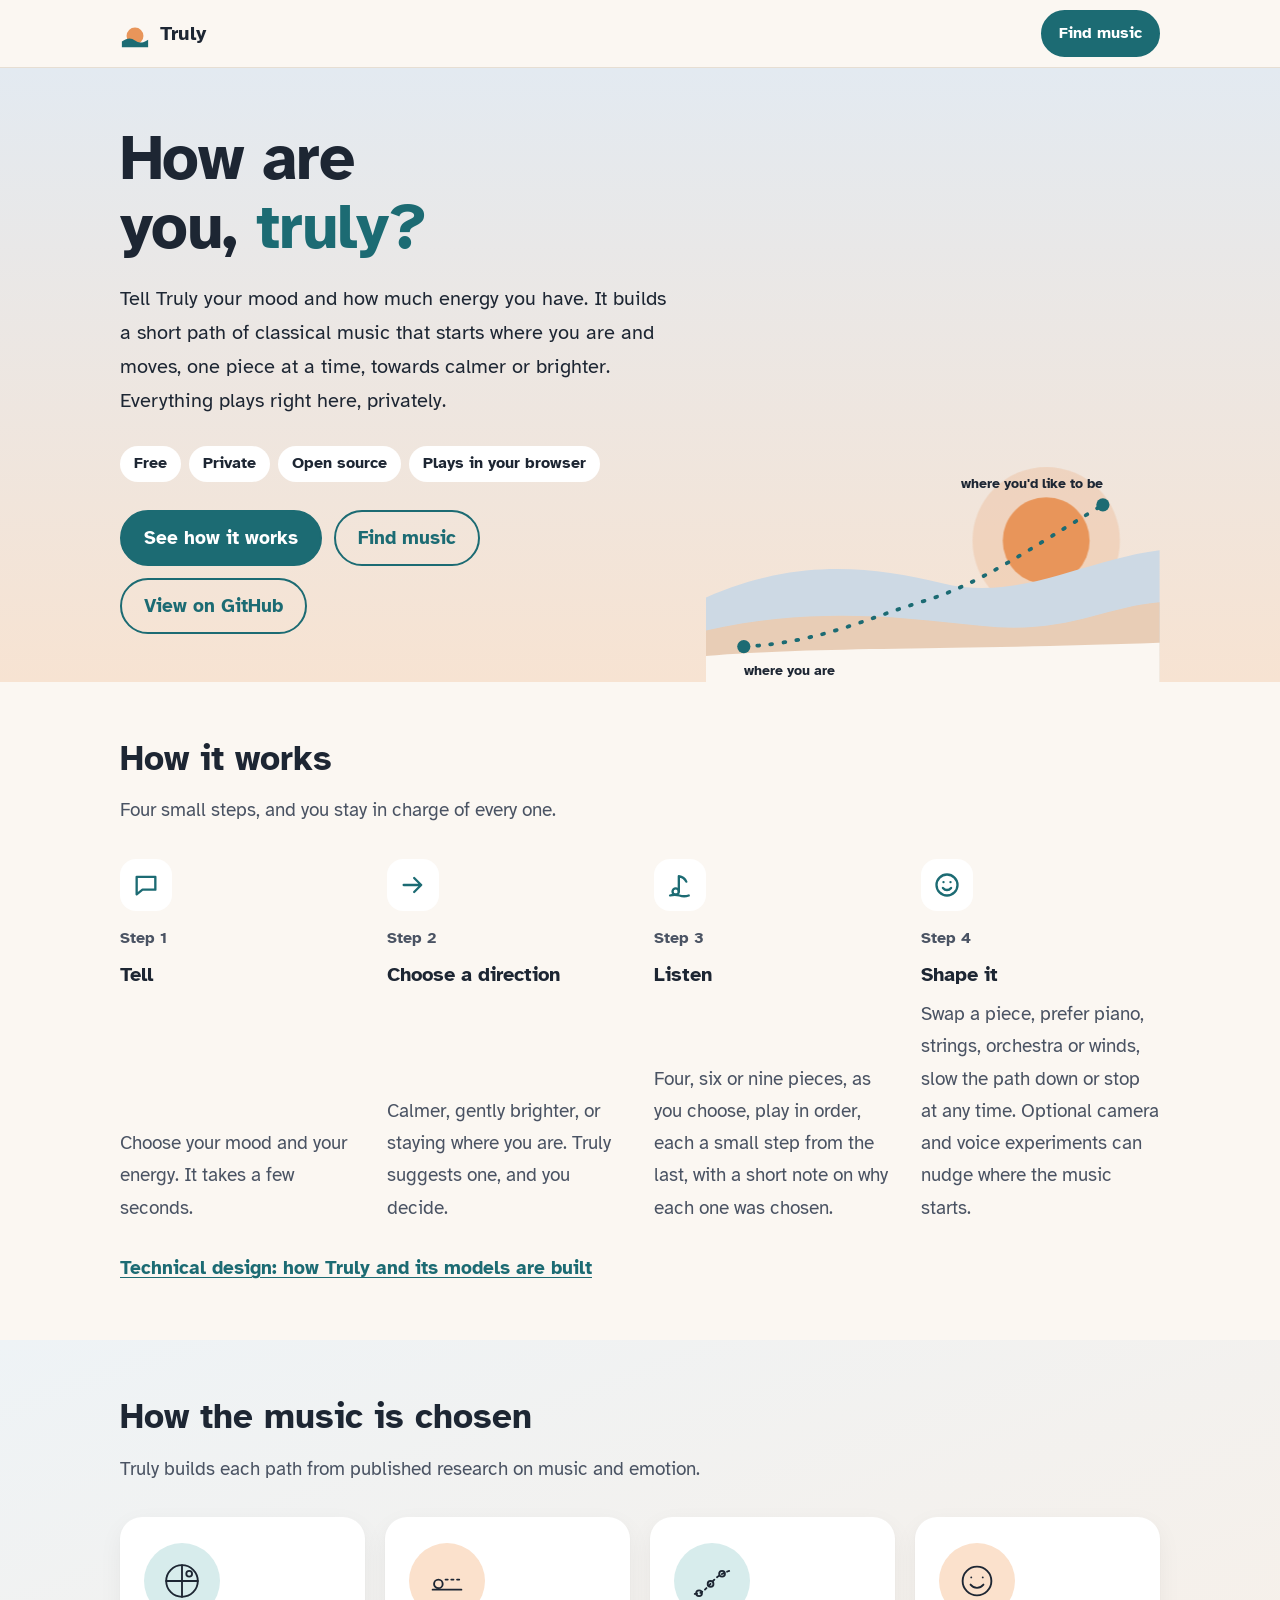
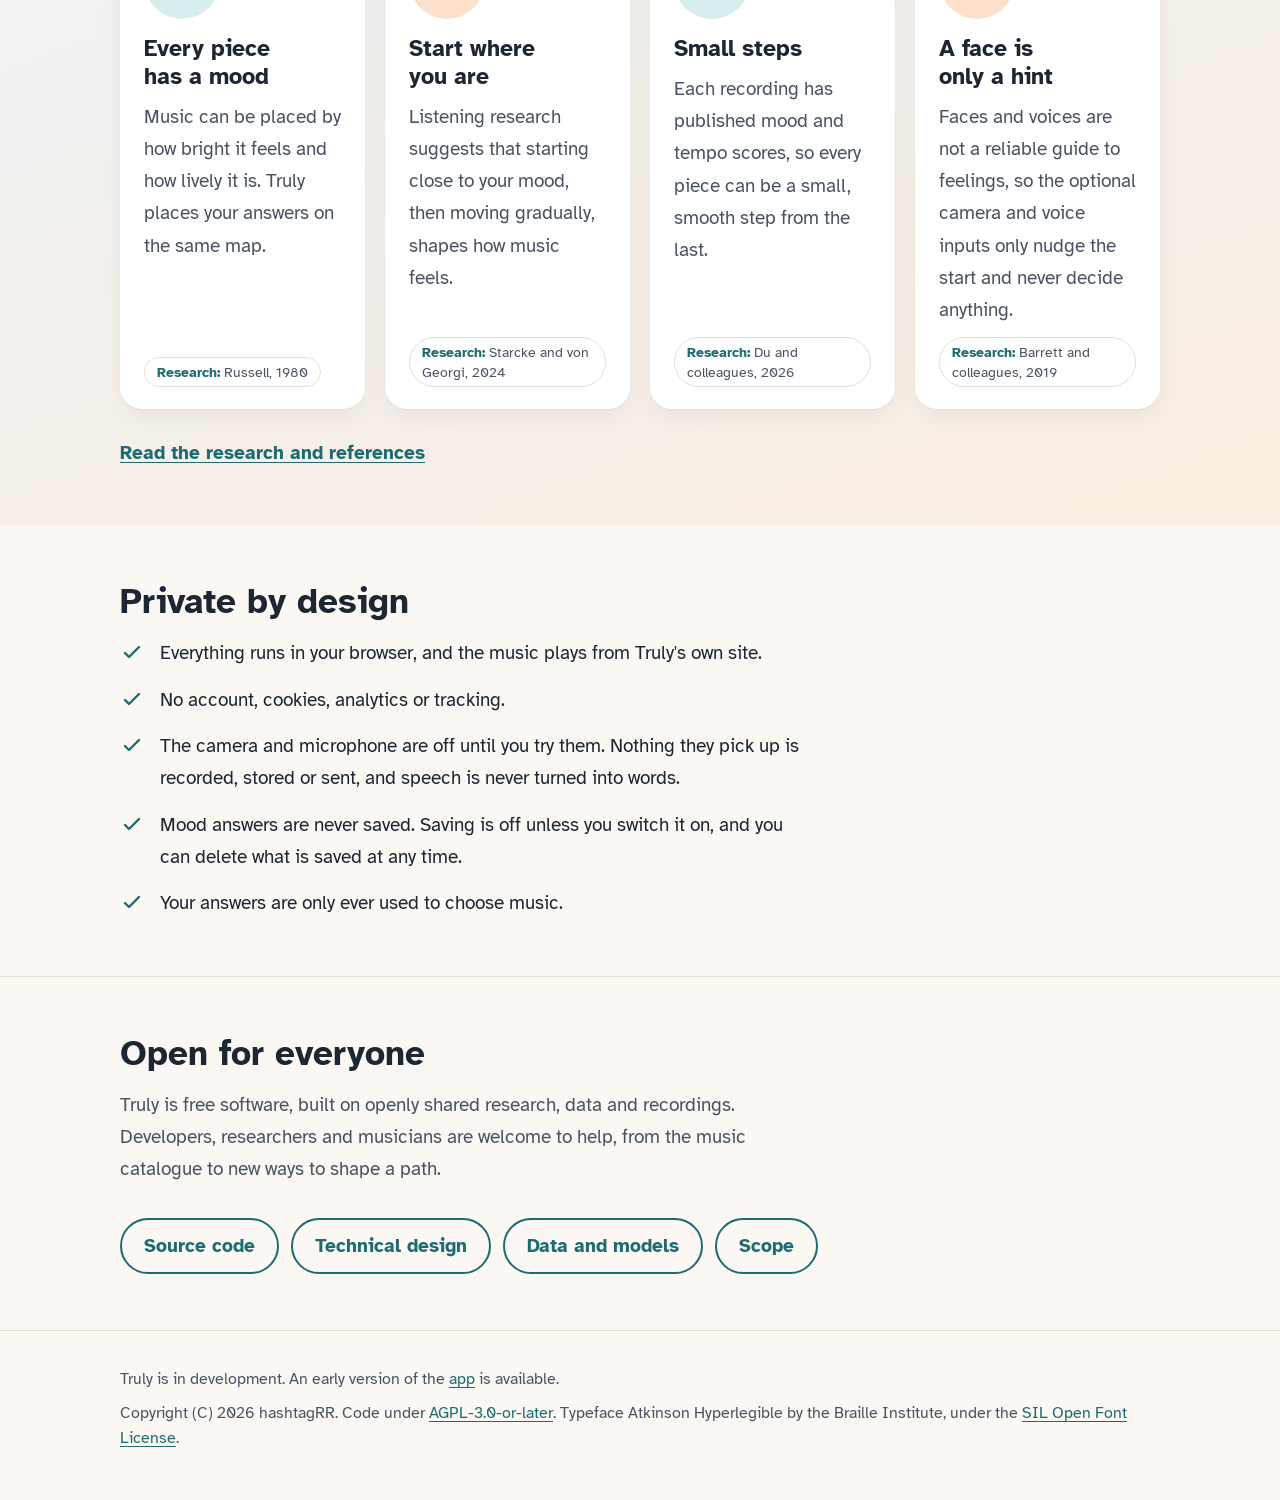
<file: docs/index.html>
<!doctype html>
<!-- SPDX-License-Identifier: AGPL-3.0-or-later -->
<!-- Copyright (C) 2026 hashtagRR -->
<html lang="en">
<head>
<meta charset="utf-8">
<meta name="viewport" content="width=device-width, initial-scale=1, viewport-fit=cover">
<title>Truly</title>
<meta name="description" content="Truly is a free, open source music recommender. Tell it your mood and energy, and it plays a short path of music that starts where you are and moves towards calmer or brighter.">
<link rel="icon" href="data:image/svg+xml,%3Csvg xmlns='http://www.w3.org/2000/svg' viewBox='0 0 32 32'%3E%3Ccircle cx='16' cy='18' r='9' fill='%23e8955a'/%3E%3Cpath d='M2 24c6-4 10-4 14-1s8 3 14-1v8H2z' fill='%231c6b73'/%3E%3C/svg%3E">
<style>
@font-face {
  font-family: "Atkinson Hyperlegible";
  src: url("fonts/atkinson-hyperlegible-latin-400-normal.woff2") format("woff2");
  font-weight: 400;
  font-style: normal;
  font-display: swap;
}
@font-face {
  font-family: "Atkinson Hyperlegible";
  src: url("fonts/atkinson-hyperlegible-latin-700-normal.woff2") format("woff2");
  font-weight: 700;
  font-style: normal;
  font-display: swap;
}

/* Layout: one calm reading column; a dawn sky hero whose path rises from "where you are" to "where you'd like to be"; short sections below. */
:root {
  --page: #fbf7f2;
  --surface: #ffffff;
  --ink: #1d2633;
  --soft-ink: #4a5363;
  --accent: #1c6b73;
  --on-accent: #ffffff;
  --sun: #e8955a;
  --sky-top: #e3eaf1;
  --sky-low: #f7e3d2;
  --hill-far: #cdd9e4;
  --hill-near: #e8cdb6;
  --line: #e6ded3;
  --focus: #b5541c;
  --band-top: #eef3f6;
  --band-low: #fbeee2;
  --tint-teal: #d7ecec;
  --tint-sun: #fbe1cc;
  --chip: #ffffff;
  --font: "Atkinson Hyperlegible", "Verdana", "Segoe UI", system-ui, sans-serif;
}
@media (prefers-color-scheme: dark) {
  :root:not([data-theme="light"]) {
    --page: #131922;
    --surface: #1b2330;
    --ink: #e9edf2;
    --soft-ink: #b4bcc8;
    --accent: #7cc7c4;
    --on-accent: #0f1a1f;
    --sun: #e8a86a;
    --sky-top: #141c2a;
    --sky-low: #3a2f3c;
    --hill-far: #222d42;
    --hill-near: #3a3243;
    --line: #2a3342;
    --focus: #f0b27a;
    --band-top: #172131;
    --band-low: #2a2433;
    --tint-teal: #1e3a3d;
    --tint-sun: #43322a;
    --chip: #131922;
    color-scheme: dark;
  }
}
:root[data-theme="dark"] {
  --page: #131922;
  --surface: #1b2330;
  --ink: #e9edf2;
  --soft-ink: #b4bcc8;
  --accent: #7cc7c4;
  --on-accent: #0f1a1f;
  --sun: #e8a86a;
  --sky-top: #141c2a;
  --sky-low: #3a2f3c;
  --hill-far: #222d42;
  --hill-near: #3a3243;
  --line: #2a3342;
  --focus: #f0b27a;
  --band-top: #172131;
  --band-low: #2a2433;
  --tint-teal: #1e3a3d;
  --tint-sun: #43322a;
  --chip: #131922;
  color-scheme: dark;
}

* { box-sizing: border-box; }
html { -webkit-text-size-adjust: 100%; }
body {
  margin: 0;
  background: var(--page);
  color: var(--ink);
  font-family: var(--font);
  font-size: 1.1875rem;
  line-height: 1.7;
}
a { color: var(--accent); text-underline-offset: 0.18em; }
a:hover { text-decoration-thickness: 2px; }
:focus-visible { outline: 3px solid var(--focus); outline-offset: 3px; border-radius: 6px; }

.gutter {
  padding-left: max(16px, env(safe-area-inset-left, 0px));
  padding-right: max(16px, env(safe-area-inset-right, 0px));
}
.column { max-width: 1040px; margin: 0 auto; }
.read { max-width: 36em; }

.skip {
  position: absolute;
  left: max(16px, env(safe-area-inset-left, 0px));
  top: -60px;
  background: var(--surface);
  color: var(--ink);
  padding: 8px 14px;
  border-radius: 8px;
  z-index: 20;
}
.skip:focus { top: 12px; }

body::before { content: ""; position: fixed; inset: 0 0 auto; height: env(safe-area-inset-top, 0px); z-index: 10; background: var(--page); }
.topbar {
  position: sticky;
  top: env(safe-area-inset-top, 0px);
  z-index: 10;
  background: var(--page);
  border-bottom: 1px solid var(--line);
}
.topbar-inner { display: flex; align-items: center; justify-content: space-between; gap: 10px; padding-block: 10px; }
.topbar-actions { display: flex; gap: 8px; flex-wrap: wrap; justify-content: flex-end; }
.topbar .button { min-height: 44px; padding: 8px 16px; font-size: 1rem; }
.narrow { display: none; }
html { scroll-padding-top: 80px; }

/* Hero */
.hero {
  background: linear-gradient(180deg, var(--sky-top) 0%, var(--sky-low) 100%);
  overflow: hidden;
}
.hero .column { padding-block: 28px 0; }
.brand { display: flex; align-items: center; gap: 10px; font-weight: 700; font-size: 1.25rem; letter-spacing: 0.01em; color: var(--ink); text-decoration: none; }
.brand-mark { width: 30px; height: 30px; flex: none; }
.hero-body { display: grid; grid-template-columns: minmax(0, 1.1fr) minmax(0, 0.9fr); gap: 32px; align-items: end; padding-top: 28px; }
.hero h1 {
  font-size: clamp(2.4rem, 6.2vw, 4rem);
  line-height: 1.08;
  letter-spacing: -0.015em;
  margin: 0 0 20px;
  text-wrap: balance;
}
.hero h1 em { font-style: normal; color: var(--accent); }
.hero p { margin: 0 0 28px; font-size: 1.25rem; color: var(--ink); }
.tags { display: flex; flex-wrap: wrap; gap: 8px; margin: 0 0 28px; padding: 0; list-style: none; }
.tags li { background: var(--surface); border-radius: 999px; padding: 4px 14px; font-size: 1rem; font-weight: 700; }
.actions { display: flex; flex-wrap: wrap; gap: 12px; padding-bottom: 48px; }
.button {
  display: inline-flex;
  align-items: center;
  min-height: 48px;
  padding: 10px 22px;
  border-radius: 999px;
  font-weight: 700;
  text-decoration: none;
  border: 2px solid var(--accent);
}
.button.primary { background: var(--accent); color: var(--on-accent); }
.button.quiet { color: var(--accent); background: transparent; }

.scene { width: 100%; max-width: 100%; height: auto; display: block; }
.scene text { font-family: var(--font); font-size: 15px; font-weight: 700; fill: var(--ink); }
.sun { fill: var(--sun); }
.sun-glow { fill: var(--sun); opacity: 0.22; }
.hill-far { fill: var(--hill-far); }
.hill-near { fill: var(--hill-near); }
.ground { fill: var(--page); }
.path { fill: none; stroke: var(--accent); stroke-width: 4; stroke-linecap: round; stroke-dasharray: 2 12; }
.dot { fill: var(--accent); }
@media (prefers-reduced-motion: no-preference) {
  .rise { animation: rise 3s ease-out 0.3s both; }
  @keyframes rise { from { transform: translateY(46px); } to { transform: translateY(0); } }
}

/* Sections */
main section { padding-block: 56px; }
main section + section { border-top: 1px solid var(--line); }
h2 { font-size: clamp(1.7rem, 3.6vw, 2.2rem); line-height: 1.2; margin: 0 0 14px; text-wrap: balance; }
.intro { color: var(--soft-ink); margin: 0 0 32px; }

.steps { list-style: none; margin: 0; padding: 0; display: grid; grid-template-columns: repeat(auto-fit, minmax(220px, 1fr)); gap: 28px; }
.steps li { display: grid; grid-template-rows: auto auto 1fr; gap: 6px; min-width: 0; }
.step-icon { width: 52px; height: 52px; border-radius: 16px; background: var(--surface); display: grid; place-items: center; margin-bottom: 8px; }
.step-icon svg { width: 28px; height: 28px; stroke: var(--accent); fill: none; stroke-width: 2; stroke-linecap: round; stroke-linejoin: round; }
.steps h3 { font-size: 1.25rem; margin: 0; }
.steps .num { color: var(--soft-ink); font-weight: 700; font-size: 1rem; }
.steps p { margin: 0; color: var(--soft-ink); }

.band { background: linear-gradient(160deg, var(--band-top) 0%, var(--band-low) 100%); }
main section.band { border-top: 0; }
main section.band + section { border-top: 0; }
.findings { list-style: none; margin: 0 0 28px; padding: 0; display: grid; grid-template-columns: repeat(auto-fit, minmax(240px, 1fr)); gap: 20px; }
.finding {
  background: var(--surface);
  border-radius: 22px;
  padding: 26px 24px 22px;
  display: grid;
  grid-template-rows: auto auto 1fr auto;
  gap: 10px;
  min-width: 0;
  box-shadow: 0 1px 2px rgb(0 0 0 / 0.04), 0 8px 24px rgb(0 0 0 / 0.05);
}
.art { width: 76px; height: 76px; border-radius: 50%; display: grid; place-items: center; margin-bottom: 6px; }
.art svg { width: 46px; height: 46px; fill: none; stroke: var(--ink); stroke-width: 2.6; stroke-linecap: round; stroke-linejoin: round; }
.art-teal { background: var(--tint-teal); }
.art-sun { background: var(--tint-sun); }
.finding h3 { font-size: 1.45rem; line-height: 1.2; margin: 0; text-wrap: balance; }
.finding p { margin: 0; color: var(--soft-ink); }
.chip {
  justify-self: start;
  font-style: normal;
  font-size: 0.9rem;
  line-height: 1.4;
  color: var(--soft-ink);
  background: var(--chip);
  border: 1px solid var(--line);
  border-radius: 999px;
  padding: 4px 12px;
}
.chip::before { content: "Research: "; font-weight: 700; color: var(--accent); }
.more { font-weight: 700; }

.promise { display: grid; gap: 14px; margin: 0; padding: 0; list-style: none; }
.promise li { display: grid; grid-template-columns: 28px minmax(0, 1fr); gap: 12px; align-items: start; }
.promise svg { width: 24px; height: 24px; margin-top: 4px; stroke: var(--accent); fill: none; stroke-width: 2.4; stroke-linecap: round; stroke-linejoin: round; }

.open-links { display: flex; flex-wrap: wrap; gap: 12px; }

footer { border-top: 1px solid var(--line); color: var(--soft-ink); font-size: 1rem; line-height: 1.6; }
footer .column { padding-block: 36px 48px; display: grid; gap: 8px; }
footer p { margin: 0; }

@media (max-width: 520px) {
  .wide { display: none; }
  .narrow { display: inline; }
  .topbar .button { padding: 8px 12px; }
}
@media (max-width: 360px) {
  .brand-name { display: none; }
}
@media (max-width: 720px) {
  .hero-body { grid-template-columns: 1fr; padding-top: 32px; gap: 8px; }
  .actions { padding-bottom: 8px; }
  main section { padding-block: 44px; }
}
</style>
</head>
<body>

<a class="skip" href="#main">Skip to main content</a>

<header class="topbar gutter">
  <div class="column topbar-inner">
    <a class="brand" href="#top" aria-label="Truly, back to top">
      <svg class="brand-mark" viewBox="0 0 32 32" aria-hidden="true"><circle cx="16" cy="18" r="9" class="sun"/><path d="M2 24c6-4 10-4 14-1s8 3 14-1v8H2z" class="dot"/></svg>
      <span class="brand-name">Truly</span>
    </a>
    <nav class="topbar-actions" aria-label="Quick actions">
      <a class="button primary" href="app/">Find music</a>
    </nav>
  </div>
</header>

<div class="hero gutter" id="top">
  <div class="column">

    <div class="hero-body">
      <div>
        <h1>How are you, <em>truly?</em></h1>
        <p class="read">Tell Truly your mood and how much energy you have. It builds a short path of classical music that starts where you are and moves, one piece at a time, towards calmer or brighter. Everything plays right here, privately.</p>
        <ul class="tags" aria-label="About Truly">
          <li>Free</li>
          <li>Private</li>
          <li>Open source</li>
          <li>Plays in your browser</li>
        </ul>
        <div class="actions">
          <a class="button primary" href="#how">See how it works</a>
          <a class="button quiet" href="app/">Find music</a>
          <a class="button quiet" href="https://github.com/hashtagRR/Truly">View on GitHub</a>
        </div>
      </div>

      <svg class="scene" viewBox="0 0 480 300" role="img" aria-label="A path of music rising gently from where you are towards where you'd like to be, under a rising sun.">
        <g class="rise">
          <circle class="sun-glow" cx="360" cy="150" r="78"/>
          <circle class="sun" cx="360" cy="150" r="46"/>
        </g>
        <path class="hill-far" d="M0 210 C 90 170, 170 175, 250 195 S 400 170, 480 160 L 480 300 L 0 300 Z"/>
        <path class="hill-near" d="M0 245 C 110 220, 200 230, 290 240 S 420 220, 480 215 L 480 300 L 0 300 Z"/>
        <path class="ground" d="M0 272 C 120 262, 260 266, 480 258 L 480 300 L 0 300 Z"/>
        <path class="path" d="M40 262 C 120 258, 170 232, 230 214 S 340 160, 420 112"/>
        <circle class="dot" cx="40" cy="262" r="7"/>
        <circle class="dot" cx="420" cy="112" r="7"/>
        <text x="40" y="292" text-anchor="start">where you are</text>
        <text x="420" y="94" text-anchor="end">where you'd like to be</text>
      </svg>
    </div>
  </div>
</div>

<main id="main">

    <section id="how" class="gutter" aria-labelledby="how-title">
      <div class="column">
      <h2 id="how-title">How it works</h2>
      <p class="intro read">Four small steps, and you stay in charge of every one.</p>
      <ol class="steps">
        <li>
          <div class="step-icon"><svg viewBox="0 0 24 24" aria-hidden="true"><path d="M4 5h16v11H9l-5 4z"/></svg></div>
          <span class="num">Step 1</span>
          <h3>Tell</h3>
          <p>Choose your mood and your energy. It takes a few seconds.</p>
        </li>
        <li>
          <div class="step-icon"><svg viewBox="0 0 24 24" aria-hidden="true"><path d="M4 12h15M13 6l6 6-6 6"/></svg></div>
          <span class="num">Step 2</span>
          <h3>Choose a direction</h3>
          <p>Calmer, gently brighter, or staying where you are. Truly suggests one, and you decide.</p>
        </li>
        <li>
          <div class="step-icon"><svg viewBox="0 0 24 24" aria-hidden="true"><path d="M11 17.5V4.5c2.6.4 5.2 1.9 6.4 4.6"/><circle cx="8.3" cy="17.6" r="2.7"/><path d="M3.5 21c3-1 5-1 8 0s5 1 8 0"/></svg></div>
          <span class="num">Step 3</span>
          <h3>Listen</h3>
          <p>Four, six or nine pieces, as you choose, play in order, each a small step from the last, with a short note on why each one was chosen.</p>
        </li>
        <li>
          <div class="step-icon"><svg viewBox="0 0 24 24" aria-hidden="true"><circle cx="12" cy="12" r="9"/><path d="M8.5 14.5c1 1.2 2.2 1.8 3.5 1.8s2.5-.6 3.5-1.8M9 9.5h.01M15 9.5h.01"/></svg></div>
          <span class="num">Step 4</span>
          <h3>Shape it</h3>
          <p>Swap a piece, prefer piano, strings, orchestra or winds, slow the path down or stop at any time. Optional camera and voice experiments can nudge where the music starts.</p>
        </li>
      </ol>
      <p style="margin: 28px 0 0"><a class="more" href="how-it-works.html">Technical design: how Truly and its models are built</a></p>
      </div>
    </section>

    <section class="gutter band" aria-labelledby="why-title">
      <div class="column">
      <h2 id="why-title">How the music is chosen</h2>
      <p class="intro read">Truly builds each path from published research on music and emotion.</p>
      <ul class="findings">
        <li class="finding">
          <div class="art art-teal"><svg viewBox="0 0 64 64" aria-hidden="true"><circle cx="32" cy="32" r="22"/><path d="M10 32h44M32 10v44"/><circle cx="42" cy="22" r="4"/></svg></div>
          <h3>Every piece has a mood</h3>
          <p>Music can be placed by how bright it feels and how lively it is. Truly places your answers on the same map.</p>
          <cite class="chip">Russell, 1980</cite>
        </li>
        <li class="finding">
          <div class="art art-sun"><svg viewBox="0 0 64 64" aria-hidden="true"><path d="M12 44h40"/><circle cx="20" cy="36" r="6"/><path d="M30 30h22" stroke-dasharray="3 5"/></svg></div>
          <h3>Start where you are</h3>
          <p>Listening research suggests that starting close to your mood, then moving gradually, shapes how music feels.</p>
          <cite class="chip">Starcke and von Georgi, 2024</cite>
        </li>
        <li class="finding">
          <div class="art art-teal"><svg viewBox="0 0 64 64" aria-hidden="true"><path d="M8 50c10 0 14-6 20-12s10-14 28-20" stroke-dasharray="3 5"/><circle cx="14" cy="49" r="4"/><circle cx="30" cy="36" r="4"/><circle cx="46" cy="22" r="4"/></svg></div>
          <h3>Small steps</h3>
          <p>Each recording has published mood and tempo scores, so every piece can be a small, smooth step from the last.</p>
          <cite class="chip">Du and colleagues, 2026</cite>
        </li>
        <li class="finding">
          <div class="art art-sun"><svg viewBox="0 0 64 64" aria-hidden="true"><circle cx="32" cy="32" r="20"/><path d="M23 37c2.5 3 5.6 4.5 9 4.5s6.5-1.5 9-4.5M24 27h.01M40 27h.01"/></svg></div>
          <h3>A face is only a hint</h3>
          <p>Faces and voices are not a reliable guide to feelings, so the optional camera and voice inputs only nudge the start and never decide anything.</p>
          <cite class="chip">Barrett and colleagues, 2019</cite>
        </li>
      </ul>
      <a class="more" href="https://github.com/hashtagRR/Truly/blob/main/references/RESEARCH.md">Read the research and references</a>
      </div>
    </section>

    <section class="gutter" aria-labelledby="private-title">
      <div class="column">
      <h2 id="private-title">Private by design</h2>
      <ul class="promise read">
        <li><svg viewBox="0 0 24 24" aria-hidden="true"><path d="M5 12l4 4 10-10"/></svg><span>Everything runs in your browser, and the music plays from Truly's own site.</span></li>
        <li><svg viewBox="0 0 24 24" aria-hidden="true"><path d="M5 12l4 4 10-10"/></svg><span>No account, cookies, analytics or tracking.</span></li>
        <li><svg viewBox="0 0 24 24" aria-hidden="true"><path d="M5 12l4 4 10-10"/></svg><span>The camera and microphone are off until you try them. Nothing they pick up is recorded, stored or sent, and speech is never turned into words.</span></li>
        <li><svg viewBox="0 0 24 24" aria-hidden="true"><path d="M5 12l4 4 10-10"/></svg><span>Mood answers are never saved. Saving is off unless you switch it on, and you can delete what is saved at any time.</span></li>
        <li><svg viewBox="0 0 24 24" aria-hidden="true"><path d="M5 12l4 4 10-10"/></svg><span>Your answers are only ever used to choose music.</span></li>
      </ul>
      </div>
    </section>

    <section class="gutter" aria-labelledby="open-title">
      <div class="column">
      <h2 id="open-title">Open for everyone</h2>
      <p class="intro read">Truly is free software, built on openly shared research, data and recordings. Developers, researchers and musicians are welcome to help, from the music catalogue to new ways to shape a path.</p>
      <div class="open-links">
        <a class="button quiet" href="https://github.com/hashtagRR/Truly">Source code</a>
        <a class="button quiet" href="how-it-works.html">Technical design</a>
        <a class="button quiet" href="https://github.com/hashtagRR/Truly/blob/main/references/DATASETS.md">Data and models</a>
        <a class="button quiet" href="https://github.com/hashtagRR/Truly/blob/main/references/SCOPE.md">Scope</a>
      </div>
      </div>
    </section>

</main>

<footer class="gutter">
  <div class="column">
    <p>Truly is in development. An early version of the <a href="app/">app</a> is available.</p>
    <p>Copyright (C) 2026 hashtagRR. Code under <a href="https://github.com/hashtagRR/Truly/blob/main/LICENSE">AGPL-3.0-or-later</a>. Typeface Atkinson Hyperlegible by the Braille Institute, under the <a href="fonts/OFL.txt">SIL Open Font License</a>.</p>
  </div>
</footer>

</body>
</html>
</file>
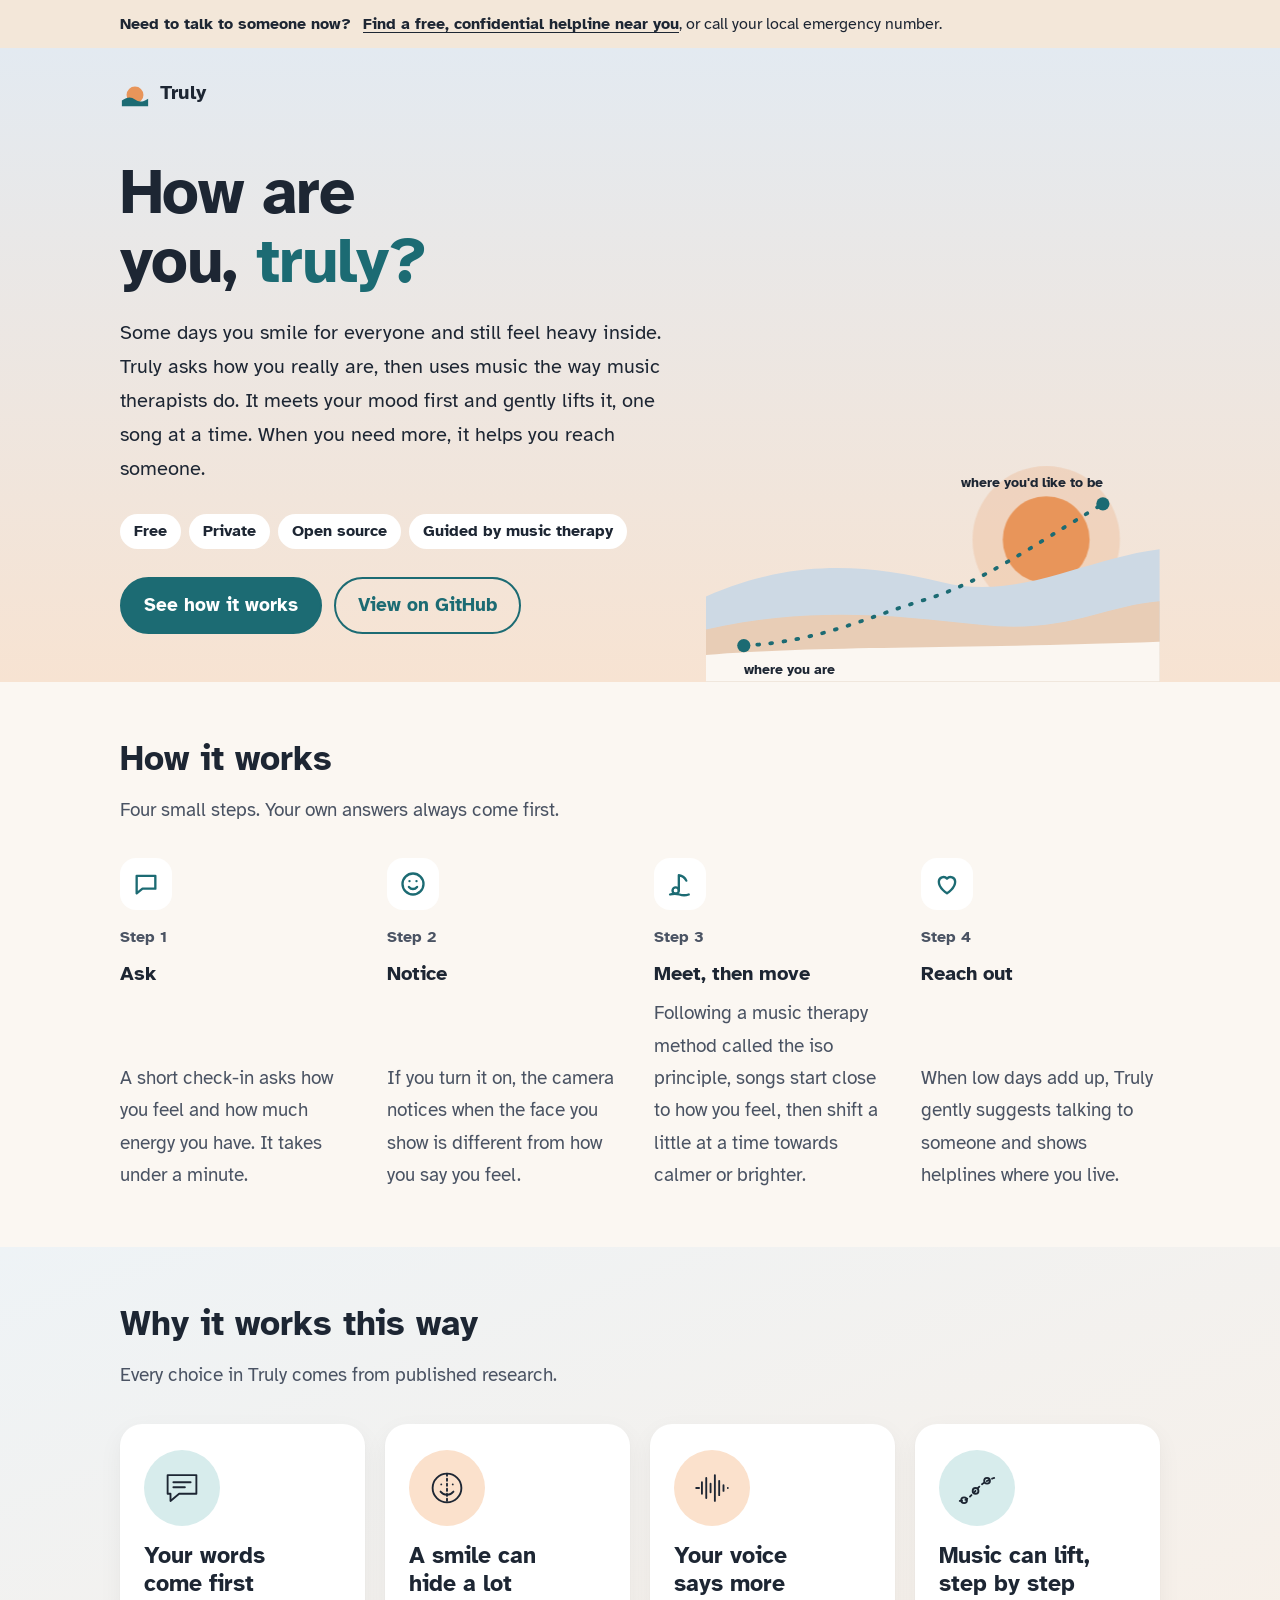
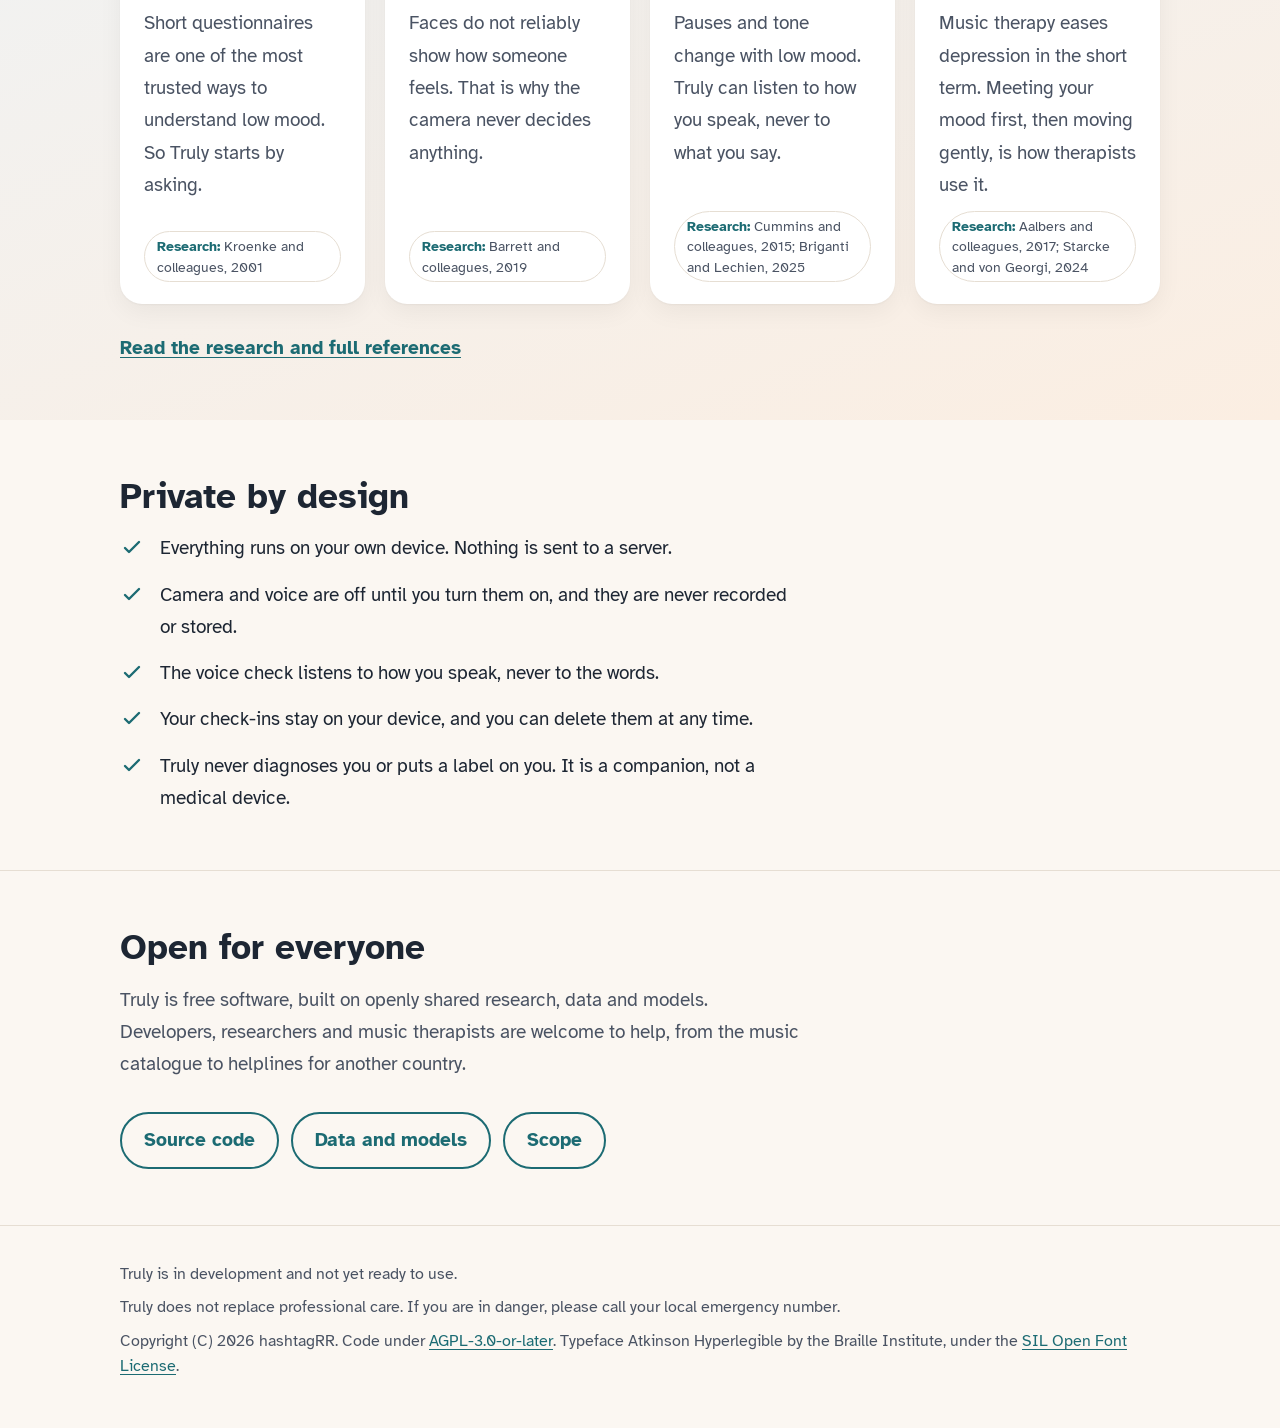
<file: site/index.html>
<!doctype html>
<!-- SPDX-License-Identifier: AGPL-3.0-or-later -->
<!-- Copyright (C) 2026 hashtagRR -->
<html lang="en">
<head>
<meta charset="utf-8">
<meta name="viewport" content="width=device-width, initial-scale=1, viewport-fit=cover">
<title>Truly</title>
<meta name="description" content="Truly is a free, open source companion that asks how you really are, uses music the way music therapists do, and helps you reach someone when you need to.">
<link rel="icon" href="data:image/svg+xml,%3Csvg xmlns='http://www.w3.org/2000/svg' viewBox='0 0 32 32'%3E%3Ccircle cx='16' cy='18' r='9' fill='%23e8955a'/%3E%3Cpath d='M2 24c6-4 10-4 14-1s8 3 14-1v8H2z' fill='%231c6b73'/%3E%3C/svg%3E">
<style>
@font-face {
  font-family: "Atkinson Hyperlegible";
  src: url("fonts/atkinson-hyperlegible-latin-400-normal.woff2") format("woff2");
  font-weight: 400;
  font-style: normal;
  font-display: swap;
}
@font-face {
  font-family: "Atkinson Hyperlegible";
  src: url("fonts/atkinson-hyperlegible-latin-700-normal.woff2") format("woff2");
  font-weight: 700;
  font-style: normal;
  font-display: swap;
}

/* Layout: one calm reading column; a dawn sky hero whose path rises from "where you are" to "where you'd like to be"; short sections below. */
:root {
  --page: #fbf7f2;
  --surface: #ffffff;
  --ink: #1d2633;
  --soft-ink: #4a5363;
  --accent: #1c6b73;
  --on-accent: #ffffff;
  --sun: #e8955a;
  --sky-top: #e3eaf1;
  --sky-low: #f7e3d2;
  --hill-far: #cdd9e4;
  --hill-near: #e8cdb6;
  --line: #e6ded3;
  --help-bg: #f3e7d9;
  --focus: #b5541c;
  --band-top: #eef3f6;
  --band-low: #fbeee2;
  --tint-teal: #d7ecec;
  --tint-sun: #fbe1cc;
  --chip: #ffffff;
  --font: "Atkinson Hyperlegible", "Verdana", "Segoe UI", system-ui, sans-serif;
}
@media (prefers-color-scheme: dark) {
  :root:not([data-theme="light"]) {
    --page: #131922;
    --surface: #1b2330;
    --ink: #e9edf2;
    --soft-ink: #b4bcc8;
    --accent: #7cc7c4;
    --on-accent: #0f1a1f;
    --sun: #e8a86a;
    --sky-top: #141c2a;
    --sky-low: #3a2f3c;
    --hill-far: #222d42;
    --hill-near: #3a3243;
    --line: #2a3342;
    --help-bg: #2a2530;
    --focus: #f0b27a;
    --band-top: #172131;
    --band-low: #2a2433;
    --tint-teal: #1e3a3d;
    --tint-sun: #43322a;
    --chip: #131922;
    color-scheme: dark;
  }
}
:root[data-theme="dark"] {
  --page: #131922;
  --surface: #1b2330;
  --ink: #e9edf2;
  --soft-ink: #b4bcc8;
  --accent: #7cc7c4;
  --on-accent: #0f1a1f;
  --sun: #e8a86a;
  --sky-top: #141c2a;
  --sky-low: #3a2f3c;
  --hill-far: #222d42;
  --hill-near: #3a3243;
  --line: #2a3342;
  --help-bg: #2a2530;
  --focus: #f0b27a;
  --band-top: #172131;
  --band-low: #2a2433;
  --tint-teal: #1e3a3d;
  --tint-sun: #43322a;
  --chip: #131922;
  color-scheme: dark;
}

* { box-sizing: border-box; }
html { -webkit-text-size-adjust: 100%; }
body {
  margin: 0;
  background: var(--page);
  color: var(--ink);
  font-family: var(--font);
  font-size: 1.1875rem;
  line-height: 1.7;
}
a { color: var(--accent); text-underline-offset: 0.18em; }
a:hover { text-decoration-thickness: 2px; }
:focus-visible { outline: 3px solid var(--focus); outline-offset: 3px; border-radius: 6px; }

.gutter {
  padding-left: max(16px, env(safe-area-inset-left, 0px));
  padding-right: max(16px, env(safe-area-inset-right, 0px));
}
.column { max-width: 1040px; margin: 0 auto; }
.read { max-width: 36em; }

.skip {
  position: absolute;
  left: max(16px, env(safe-area-inset-left, 0px));
  top: -60px;
  background: var(--surface);
  color: var(--ink);
  padding: 8px 14px;
  border-radius: 8px;
  z-index: 20;
}
.skip:focus { top: 12px; }

.help { background: var(--help-bg); font-size: 1rem; line-height: 1.5; }
.help .column { padding-block: 12px; display: flex; flex-wrap: wrap; gap: 4px 12px; align-items: baseline; }
.help strong { font-weight: 700; }
.help a { color: var(--ink); font-weight: 700; }

/* Hero */
.hero {
  background: linear-gradient(180deg, var(--sky-top) 0%, var(--sky-low) 100%);
  overflow: hidden;
}
.hero .column { padding-block: 28px 0; }
.brand { display: flex; align-items: center; gap: 10px; font-weight: 700; font-size: 1.25rem; letter-spacing: 0.01em; }
.brand-mark { width: 30px; height: 30px; flex: none; }
.hero-body { display: grid; grid-template-columns: minmax(0, 1.1fr) minmax(0, 0.9fr); gap: 32px; align-items: end; padding-top: 48px; }
.hero h1 {
  font-size: clamp(2.4rem, 6.2vw, 4rem);
  line-height: 1.08;
  letter-spacing: -0.015em;
  margin: 0 0 20px;
  text-wrap: balance;
}
.hero h1 em { font-style: normal; color: var(--accent); }
.hero p { margin: 0 0 28px; font-size: 1.25rem; color: var(--ink); }
.tags { display: flex; flex-wrap: wrap; gap: 8px; margin: 0 0 28px; padding: 0; list-style: none; }
.tags li { background: var(--surface); border-radius: 999px; padding: 4px 14px; font-size: 1rem; font-weight: 700; }
.actions { display: flex; flex-wrap: wrap; gap: 12px; padding-bottom: 48px; }
.button {
  display: inline-flex;
  align-items: center;
  min-height: 48px;
  padding: 10px 22px;
  border-radius: 999px;
  font-weight: 700;
  text-decoration: none;
  border: 2px solid var(--accent);
}
.button.primary { background: var(--accent); color: var(--on-accent); }
.button.quiet { color: var(--accent); background: transparent; }

.scene { width: 100%; max-width: 100%; height: auto; display: block; }
.scene text { font-family: var(--font); font-size: 15px; font-weight: 700; fill: var(--ink); }
.sun { fill: var(--sun); }
.sun-glow { fill: var(--sun); opacity: 0.22; }
.hill-far { fill: var(--hill-far); }
.hill-near { fill: var(--hill-near); }
.ground { fill: var(--page); }
.path { fill: none; stroke: var(--accent); stroke-width: 4; stroke-linecap: round; stroke-dasharray: 2 12; }
.dot { fill: var(--accent); }
@media (prefers-reduced-motion: no-preference) {
  .rise { animation: rise 3s ease-out 0.3s both; }
  @keyframes rise { from { transform: translateY(46px); } to { transform: translateY(0); } }
}

/* Sections */
main section { padding-block: 56px; }
main section + section { border-top: 1px solid var(--line); }
h2 { font-size: clamp(1.7rem, 3.6vw, 2.2rem); line-height: 1.2; margin: 0 0 14px; text-wrap: balance; }
.intro { color: var(--soft-ink); margin: 0 0 32px; }

.steps { list-style: none; margin: 0; padding: 0; display: grid; grid-template-columns: repeat(auto-fit, minmax(220px, 1fr)); gap: 28px; }
.steps li { display: grid; grid-template-rows: auto auto 1fr; gap: 6px; min-width: 0; }
.step-icon { width: 52px; height: 52px; border-radius: 16px; background: var(--surface); display: grid; place-items: center; margin-bottom: 8px; }
.step-icon svg { width: 28px; height: 28px; stroke: var(--accent); fill: none; stroke-width: 2; stroke-linecap: round; stroke-linejoin: round; }
.steps h3 { font-size: 1.25rem; margin: 0; }
.steps .num { color: var(--soft-ink); font-weight: 700; font-size: 1rem; }
.steps p { margin: 0; color: var(--soft-ink); }

.band { background: linear-gradient(160deg, var(--band-top) 0%, var(--band-low) 100%); }
main section.band { border-top: 0; }
main section.band + section { border-top: 0; }
.findings { list-style: none; margin: 0 0 28px; padding: 0; display: grid; grid-template-columns: repeat(auto-fit, minmax(240px, 1fr)); gap: 20px; }
.finding {
  background: var(--surface);
  border-radius: 22px;
  padding: 26px 24px 22px;
  display: grid;
  grid-template-rows: auto auto 1fr auto;
  gap: 10px;
  min-width: 0;
  box-shadow: 0 1px 2px rgb(0 0 0 / 0.04), 0 8px 24px rgb(0 0 0 / 0.05);
}
.art { width: 76px; height: 76px; border-radius: 50%; display: grid; place-items: center; margin-bottom: 6px; }
.art svg { width: 46px; height: 46px; fill: none; stroke: var(--ink); stroke-width: 2.6; stroke-linecap: round; stroke-linejoin: round; }
.art-teal { background: var(--tint-teal); }
.art-sun { background: var(--tint-sun); }
.finding h3 { font-size: 1.45rem; line-height: 1.2; margin: 0; text-wrap: balance; }
.finding p { margin: 0; color: var(--soft-ink); }
.chip {
  justify-self: start;
  font-style: normal;
  font-size: 0.9rem;
  line-height: 1.4;
  color: var(--soft-ink);
  background: var(--chip);
  border: 1px solid var(--line);
  border-radius: 999px;
  padding: 4px 12px;
}
.chip::before { content: "Research: "; font-weight: 700; color: var(--accent); }
.more { font-weight: 700; }

.promise { display: grid; gap: 14px; margin: 0; padding: 0; list-style: none; }
.promise li { display: grid; grid-template-columns: 28px minmax(0, 1fr); gap: 12px; align-items: start; }
.promise svg { width: 24px; height: 24px; margin-top: 4px; stroke: var(--accent); fill: none; stroke-width: 2.4; stroke-linecap: round; stroke-linejoin: round; }

.open-links { display: flex; flex-wrap: wrap; gap: 12px; }

footer { border-top: 1px solid var(--line); color: var(--soft-ink); font-size: 1rem; line-height: 1.6; }
footer .column { padding-block: 36px 48px; display: grid; gap: 8px; }
footer p { margin: 0; }

@media (max-width: 720px) {
  .hero-body { grid-template-columns: 1fr; padding-top: 32px; gap: 8px; }
  .actions { padding-bottom: 8px; }
  main section { padding-block: 44px; }
}
</style>
</head>
<body>

<a class="skip" href="#main">Skip to main content</a>

<div class="help gutter" role="region" aria-label="Help now">
  <div class="column">
    <strong>Need to talk to someone now?</strong>
    <span><a href="https://findahelpline.com">Find a free, confidential helpline near you</a>, or call your local emergency number.</span>
  </div>
</div>

<header class="hero gutter">
  <div class="column">
    <div class="brand">
      <svg class="brand-mark" viewBox="0 0 32 32" aria-hidden="true"><circle cx="16" cy="18" r="9" class="sun"/><path d="M2 24c6-4 10-4 14-1s8 3 14-1v8H2z" class="dot"/></svg>
      Truly
    </div>

    <div class="hero-body">
      <div>
        <h1>How are you, <em>truly?</em></h1>
        <p class="read">Some days you smile for everyone and still feel heavy inside. Truly asks how you really are, then uses music the way music therapists do. It meets your mood first and gently lifts it, one song at a time. When you need more, it helps you reach someone.</p>
        <ul class="tags" aria-label="About Truly">
          <li>Free</li>
          <li>Private</li>
          <li>Open source</li>
          <li>Guided by music therapy</li>
        </ul>
        <div class="actions">
          <a class="button primary" href="#how">See how it works</a>
          <a class="button quiet" href="https://github.com/hashtagRR/Truly">View on GitHub</a>
        </div>
      </div>

      <svg class="scene" viewBox="0 0 480 300" role="img" aria-label="A path of music rising gently from where you are towards where you'd like to be, under a rising sun.">
        <g class="rise">
          <circle class="sun-glow" cx="360" cy="150" r="78"/>
          <circle class="sun" cx="360" cy="150" r="46"/>
        </g>
        <path class="hill-far" d="M0 210 C 90 170, 170 175, 250 195 S 400 170, 480 160 L 480 300 L 0 300 Z"/>
        <path class="hill-near" d="M0 245 C 110 220, 200 230, 290 240 S 420 220, 480 215 L 480 300 L 0 300 Z"/>
        <path class="ground" d="M0 272 C 120 262, 260 266, 480 258 L 480 300 L 0 300 Z"/>
        <path class="path" d="M40 262 C 120 258, 170 232, 230 214 S 340 160, 420 112"/>
        <circle class="dot" cx="40" cy="262" r="7"/>
        <circle class="dot" cx="420" cy="112" r="7"/>
        <text x="40" y="292" text-anchor="start">where you are</text>
        <text x="420" y="94" text-anchor="end">where you'd like to be</text>
      </svg>
    </div>
  </div>
</header>

<main id="main">

    <section id="how" class="gutter" aria-labelledby="how-title">
      <div class="column">
      <h2 id="how-title">How it works</h2>
      <p class="intro read">Four small steps. Your own answers always come first.</p>
      <ol class="steps">
        <li>
          <div class="step-icon"><svg viewBox="0 0 24 24" aria-hidden="true"><path d="M4 5h16v11H9l-5 4z"/></svg></div>
          <span class="num">Step 1</span>
          <h3>Ask</h3>
          <p>A short check-in asks how you feel and how much energy you have. It takes under a minute.</p>
        </li>
        <li>
          <div class="step-icon"><svg viewBox="0 0 24 24" aria-hidden="true"><circle cx="12" cy="12" r="9"/><path d="M8.5 14.5c1 1.2 2.2 1.8 3.5 1.8s2.5-.6 3.5-1.8M9 9.5h.01M15 9.5h.01"/></svg></div>
          <span class="num">Step 2</span>
          <h3>Notice</h3>
          <p>If you turn it on, the camera notices when the face you show is different from how you say you feel.</p>
        </li>
        <li>
          <div class="step-icon"><svg viewBox="0 0 24 24" aria-hidden="true"><path d="M11 17.5V4.5c2.6.4 5.2 1.9 6.4 4.6"/><circle cx="8.3" cy="17.6" r="2.7"/><path d="M3.5 21c3-1 5-1 8 0s5 1 8 0"/></svg></div>
          <span class="num">Step 3</span>
          <h3>Meet, then move</h3>
          <p>Following a music therapy method called the iso principle, songs start close to how you feel, then shift a little at a time towards calmer or brighter.</p>
        </li>
        <li>
          <div class="step-icon"><svg viewBox="0 0 24 24" aria-hidden="true"><path d="M12 20s-7-4.4-7-10a4 4 0 0 1 7-2.6A4 4 0 0 1 19 10c0 5.6-7 10-7 10z"/></svg></div>
          <span class="num">Step 4</span>
          <h3>Reach out</h3>
          <p>When low days add up, Truly gently suggests talking to someone and shows helplines where you live.</p>
        </li>
      </ol>
      </div>
    </section>

    <section class="gutter band" aria-labelledby="why-title">
      <div class="column">
      <h2 id="why-title">Why it works this way</h2>
      <p class="intro read">Every choice in Truly comes from published research.</p>
      <ul class="findings">
        <li class="finding">
          <div class="art art-teal"><svg viewBox="0 0 64 64" aria-hidden="true"><path d="M12 14h40v26H28l-12 10V40h-4z"/><path d="M20 24h24M20 31h16"/></svg></div>
          <h3>Your words come first</h3>
          <p>Short questionnaires are one of the most trusted ways to understand low mood. So Truly starts by asking.</p>
          <cite class="chip">Kroenke and colleagues, 2001</cite>
        </li>
        <li class="finding">
          <div class="art art-sun"><svg viewBox="0 0 64 64" aria-hidden="true"><circle cx="32" cy="32" r="20"/><path d="M23 37c2.5 3 5.6 4.5 9 4.5s6.5-1.5 9-4.5M24 27h.01M40 27h.01"/><path d="M32 12v40" stroke-dasharray="3 4"/></svg></div>
          <h3>A smile can hide a lot</h3>
          <p>Faces do not reliably show how someone feels. That is why the camera never decides anything.</p>
          <cite class="chip">Barrett and colleagues, 2019</cite>
        </li>
        <li class="finding">
          <div class="art art-sun"><svg viewBox="0 0 64 64" aria-hidden="true"><path d="M10 32h4M18 24v16M24 18v28M30 26v12M36 14v36M42 22v20M48 28v8M54 32h0"/></svg></div>
          <h3>Your voice says more</h3>
          <p>Pauses and tone change with low mood. Truly can listen to how you speak, never to what you say.</p>
          <cite class="chip">Cummins and colleagues, 2015; Briganti and Lechien, 2025</cite>
        </li>
        <li class="finding">
          <div class="art art-teal"><svg viewBox="0 0 64 64" aria-hidden="true"><path d="M8 50c10 0 14-6 20-12s10-14 28-20" stroke-dasharray="3 5"/><circle cx="14" cy="49" r="4"/><circle cx="30" cy="36" r="4"/><circle cx="46" cy="22" r="4"/></svg></div>
          <h3>Music can lift, step by step</h3>
          <p>Music therapy eases depression in the short term. Meeting your mood first, then moving gently, is how therapists use it.</p>
          <cite class="chip">Aalbers and colleagues, 2017; Starcke and von Georgi, 2024</cite>
        </li>
      </ul>
      <a class="more" href="https://github.com/hashtagRR/Truly/blob/main/docs/RESEARCH.md">Read the research and full references</a>
      </div>
    </section>

    <section class="gutter" aria-labelledby="private-title">
      <div class="column">
      <h2 id="private-title">Private by design</h2>
      <ul class="promise read">
        <li><svg viewBox="0 0 24 24" aria-hidden="true"><path d="M5 12l4 4 10-10"/></svg><span>Everything runs on your own device. Nothing is sent to a server.</span></li>
        <li><svg viewBox="0 0 24 24" aria-hidden="true"><path d="M5 12l4 4 10-10"/></svg><span>Camera and voice are off until you turn them on, and they are never recorded or stored.</span></li>
        <li><svg viewBox="0 0 24 24" aria-hidden="true"><path d="M5 12l4 4 10-10"/></svg><span>The voice check listens to how you speak, never to the words.</span></li>
        <li><svg viewBox="0 0 24 24" aria-hidden="true"><path d="M5 12l4 4 10-10"/></svg><span>Your check-ins stay on your device, and you can delete them at any time.</span></li>
        <li><svg viewBox="0 0 24 24" aria-hidden="true"><path d="M5 12l4 4 10-10"/></svg><span>Truly never diagnoses you or puts a label on you. It is a companion, not a medical device.</span></li>
      </ul>
      </div>
    </section>

    <section class="gutter" aria-labelledby="open-title">
      <div class="column">
      <h2 id="open-title">Open for everyone</h2>
      <p class="intro read">Truly is free software, built on openly shared research, data and models. Developers, researchers and music therapists are welcome to help, from the music catalogue to helplines for another country.</p>
      <div class="open-links">
        <a class="button quiet" href="https://github.com/hashtagRR/Truly">Source code</a>
        <a class="button quiet" href="https://github.com/hashtagRR/Truly/blob/main/docs/DATASETS.md">Data and models</a>
        <a class="button quiet" href="https://github.com/hashtagRR/Truly/blob/main/docs/SCOPE.md">Scope</a>
      </div>
      </div>
    </section>

</main>

<footer class="gutter">
  <div class="column">
    <p>Truly is in development and not yet ready to use.</p>
    <p>Truly does not replace professional care. If you are in danger, please call your local emergency number.</p>
    <p>Copyright (C) 2026 hashtagRR. Code under <a href="https://github.com/hashtagRR/Truly/blob/main/LICENSE">AGPL-3.0-or-later</a>. Typeface Atkinson Hyperlegible by the Braille Institute, under the <a href="fonts/OFL.txt">SIL Open Font License</a>.</p>
  </div>
</footer>

</body>
</html>
</file>
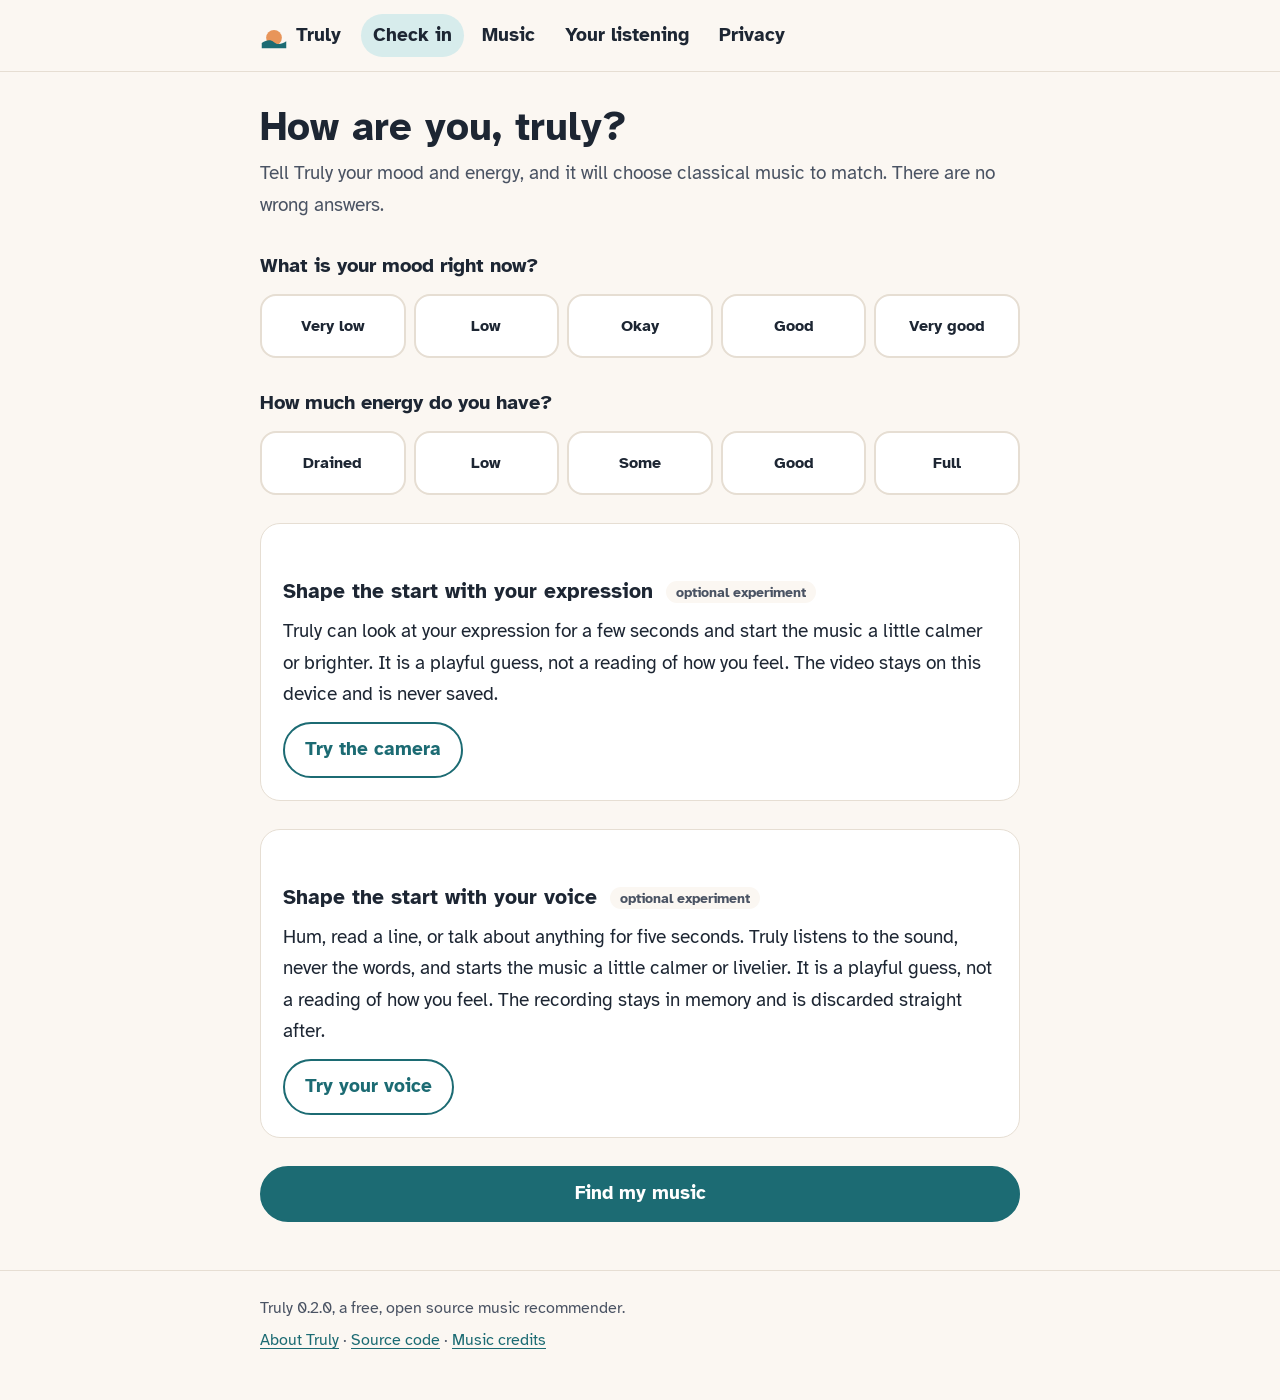
<file: docs/app/index.html>
<!doctype html>
<!-- SPDX-License-Identifier: AGPL-3.0-or-later -->
<!-- Copyright (C) 2026 hashtagRR -->
<html lang="en">
<head>
<meta charset="utf-8">
<meta name="viewport" content="width=device-width, initial-scale=1, viewport-fit=cover">
<title>Truly</title>
<meta name="description" content="Tell Truly your mood and energy, and it plays music to match. Everything stays on your device.">
<link rel="icon" href="data:image/svg+xml,%3Csvg xmlns='http://www.w3.org/2000/svg' viewBox='0 0 32 32'%3E%3Ccircle cx='16' cy='18' r='9' fill='%23e8955a'/%3E%3Cpath d='M2 24c6-4 10-4 14-1s8 3 14-1v8H2z' fill='%231c6b73'/%3E%3C/svg%3E">
<link rel="manifest" href="manifest.webmanifest">
<meta name="theme-color" content="#1c6b73">
<link rel="apple-touch-icon" href="icons/apple-touch-icon.png">
<link rel="stylesheet" href="app.css">
<script type="module" src="app.js"></script>
</head>
<body>

<a class="skip" href="#main">Skip to main content</a>

<header class="bar gutter">
  <div class="column bar-inner">
    <a class="brand" href="../">
      <svg class="brand-mark" viewBox="0 0 32 32" aria-hidden="true"><circle cx="16" cy="18" r="9" class="sun"/><path d="M2 24c6-4 10-4 14-1s8 3 14-1v8H2z" class="hill"/></svg>
      Truly
    </a>
    <nav aria-label="Sections">
      <a href="#checkin" data-view="checkin">Check in</a>
      <a href="#music" data-view="music">Music</a>
      <a href="#history" data-view="history">Your listening</a>
      <a href="#privacy" data-view="privacy">Privacy</a>
    </nav>
  </div>
</header>

<main id="main" class="gutter">
  <div class="column">

    <section id="view-checkin" class="view" aria-labelledby="checkin-title">
      <h1 id="checkin-title">How are you, truly?</h1>
      <p class="lead">Tell Truly your mood and energy, and it will choose classical music to match. There are no wrong answers.</p>

      <form id="checkin-form" novalidate>
        <fieldset class="scale" id="feeling-group">
          <legend id="feeling-question"></legend>
          <div class="options" id="feeling-options"></div>
        </fieldset>

        <fieldset class="scale" id="energy-group">
          <legend id="energy-question"></legend>
          <div class="options" id="energy-options"></div>
        </fieldset>

        <div class="camera card" id="camera">
          <h2>Shape the start with your expression <span class="optional">optional experiment</span></h2>
          <p>Truly can look at your expression for a few seconds and start the music a little calmer or brighter. It is a playful guess, not a reading of how you feel. The video stays on this device and is never saved.</p>
          <div class="camera-stage" id="camera-stage" hidden>
            <video id="camera-video" playsinline muted aria-label="Your camera preview"></video>
          </div>
          <p class="status" id="camera-status" role="status" aria-live="polite"></p>
          <div class="row">
            <button type="button" class="button quiet" id="camera-start">Try the camera</button>
            <button type="button" class="button quiet" id="camera-stop" hidden>Stop camera</button>
          </div>
        </div>

        <div class="camera card" id="voice">
          <h2>Shape the start with your voice <span class="optional">optional experiment</span></h2>
          <p>Hum, read a line, or talk about anything for five seconds. Truly listens to the sound, never the words, and starts the music a little calmer or livelier. It is a playful guess, not a reading of how you feel. The recording stays in memory and is discarded straight after.</p>
          <p class="status" id="voice-status" role="status" aria-live="polite"></p>
          <div class="row">
            <button type="button" class="button quiet" id="voice-start">Try your voice</button>
            <button type="button" class="button quiet" id="voice-stop" hidden>Stop</button>
          </div>
        </div>

        <p class="error" id="form-error" role="alert"></p>
        <button type="submit" class="button primary big">Find my music</button>
      </form>
    </section>

    <section id="view-music" class="view" aria-labelledby="music-title" hidden>
      <h1 id="music-title">Music for right now</h1>
      <p class="lead">The first piece sits close to the mood you chose, and each one after moves a little further in the direction you pick. Every piece plays right here.</p>

      <p class="empty" id="music-needs-checkin" hidden>Music follows your check-in. <a href="#checkin">Check in first</a>, then come back here.</p>

      <div id="music-body" hidden>
        <fieldset class="direction">
          <legend>Where would you like the music to go?</legend>
          <div class="segmented">
            <input type="radio" name="direction" id="dir-calmer" value="calmer"><label for="dir-calmer">Calmer</label>
            <input type="radio" name="direction" id="dir-brighter" value="brighter"><label for="dir-brighter">Gently brighter</label>
            <input type="radio" name="direction" id="dir-steady" value="steady"><label for="dir-steady">Stay where I am</label>
          </div>
        </fieldset>

        <details class="prefs" id="prefs">
          <summary>Your preferences</summary>
          <fieldset class="direction">
            <legend>Instruments you would like to hear more of</legend>
            <div class="segmented" id="prefs-instruments">
              <input type="checkbox" name="instrument" id="ins-piano" value="piano"><label for="ins-piano">Piano</label>
              <input type="checkbox" name="instrument" id="ins-strings" value="strings"><label for="ins-strings">Strings</label>
              <input type="checkbox" name="instrument" id="ins-orchestra" value="orchestra"><label for="ins-orchestra">Orchestra</label>
              <input type="checkbox" name="instrument" id="ins-winds" value="winds"><label for="ins-winds">Winds</label>
            </div>
          </fieldset>
          <fieldset class="direction">
            <legend>How long a path?</legend>
            <div class="segmented">
              <input type="radio" name="length" id="len-short" value="short"><label for="len-short">Short, 4 pieces</label>
              <input type="radio" name="length" id="len-standard" value="standard"><label for="len-standard">Standard, 6 pieces</label>
              <input type="radio" name="length" id="len-long" value="long"><label for="len-long">Long, 9 pieces</label>
            </div>
          </fieldset>
          <p class="hint" id="prefs-note"></p>
        </details>

        <div id="music-curve"></div>
        <p class="hint" id="music-curve-key">Each number is a piece on a map of mood and energy. The dashed line is the planned path, and a ring marks the piece that is playing.</p>

        <div class="player card" id="player">
          <div class="player-head">
            <div>
              <div class="np-label" id="np-label">Ready when you are</div>
              <div class="np-title" id="np-title"></div>
              <div class="np-credit" id="np-credit"></div>
            </div>
            <button type="button" class="button primary" id="np-toggle">Play the path</button>
          </div>
          <div class="np-bar">
            <input type="range" id="np-seek" min="0" max="1000" step="1" value="0" aria-label="Position in this piece" aria-valuetext="0:00" disabled>
            <span class="np-time" id="np-time">0:00</span>
          </div>
          <div class="np-steps">
            <button type="button" class="link" id="np-prev" hidden>Previous piece</button>
            <button type="button" class="link" id="np-next" hidden>Next piece</button>
          </div>
          <audio id="np-audio" preload="none"></audio>
        </div>

        <p class="status" id="music-status" role="status" aria-live="polite"></p>
        <button type="button" class="button quiet" id="music-retry" hidden>Try again</button>
        <ol class="tracks" id="music-list"></ol>

        <div class="row">
          <button type="button" class="button quiet" id="music-slower">Slow down</button>
          <button type="button" class="button quiet" id="music-new">New path</button>
          <button type="button" class="button quiet" id="music-stop">Stop</button>
          <button type="button" class="button quiet" id="music-offline">Keep this path for offline listening</button>
        </div>
        <p class="hint">Music plays from Truly's own site. No streaming service is involved, and nothing about your listening is recorded. The pieces come from a growing collection of classical recordings, all freely licensed; credits are shown with each piece.</p>
      </div>
    </section>

    <section id="view-history" class="view" aria-labelledby="history-title" hidden>
      <h1 id="history-title">Your listening</h1>
      <p class="lead" id="history-lead">The music paths you played, your favourite pieces and the pieces you would rather not hear, newest first. They are kept only in this browser.</p>
      <p class="empty" id="history-off">Saving is off, so nothing is kept. You can switch it on in <a href="#privacy">Privacy</a>.</p>
      <h2 id="favourites-title">Favourites</h2>
      <ul class="entries" id="favourites-list"></ul>
      <p class="empty" id="favourites-empty">No favourites yet. Mark a piece as a favourite while you listen.</p>
      <h2 id="not-for-me-title">Not for me</h2>
      <ul class="entries" id="not-for-me-list"></ul>
      <p class="empty" id="not-for-me-empty">Nothing here. Pieces you mark as "not for me" are left out of new paths.</p>
      <h2 id="learned-title">What Truly has learned</h2>
      <p class="hint">Pieces you usually play to the end come up a little more often, and pieces you usually leave in the first 30 seconds a little less. Only these counts are kept.</p>
      <ul class="entries" id="learned-list"></ul>
      <p class="empty" id="learned-empty">Nothing yet. Truly learns from which pieces you play to the end, only while saving is on.</p>
      <button type="button" class="button quiet" id="learned-forget" hidden>Forget what Truly has learned</button>
      <h2 id="paths-title">Paths you played</h2>
      <ol class="entries" id="paths-list"></ol>
      <p class="empty" id="paths-empty">No paths yet. <a href="#checkin">Check in</a> to find some music.</p>
    </section>

    <section id="view-privacy" class="view" aria-labelledby="privacy-title" hidden>
      <h1 id="privacy-title">Privacy</h1>
      <ul class="promise">
        <li>Truly needs no account and uses no cookies, analytics or tracking.</li>
        <li>Your mood and energy answers are used only to choose music for this visit. They are never saved.</li>
        <li>The camera is off until you try it, and it switches off by itself after a few seconds. Frames are read into memory on this device and then discarded. No image is ever saved or sent, and the camera result is never stored.</li>
        <li>The microphone is off until you try your voice. Five seconds of sound are scored on this device and then discarded. Nothing is transcribed, saved or sent, and the voice result is never stored.</li>
        <li>Music plays from Truly's own site, so no streaming service learns what you listen to.</li>
        <li>Saving is off unless you switch it on. When it is on, Truly keeps the paths you played, your favourite pieces, the pieces you marked as not for you, your instrument and length choices, and how often each piece was played to the end or left early, in this browser and nowhere else.</li>
      </ul>
      <div class="card">
        <h2>Your data</h2>
        <div class="toggle">
          <input type="checkbox" id="saving">
          <label for="saving">Keep my listening history, favourites and music preferences on this device</label>
        </div>
        <p class="hint">When this is off, nothing is saved. Switching it off keeps what is already saved until you delete it.</p>
        <div class="row">
          <button type="button" class="button quiet" id="export">Download my listening history</button>
          <button type="button" class="button quiet danger" id="delete">Delete everything saved</button>
        </div>
        <div class="confirm" id="delete-confirm" hidden>
          <p>Delete your listening history, favourites, music preferences and offline music from this device? This cannot be undone.</p>
          <div class="row">
            <button type="button" class="button primary" id="delete-yes">Yes, delete everything</button>
            <button type="button" class="button quiet" id="delete-no">Keep them</button>
          </div>
        </div>
        <p class="status" id="data-status" role="status" aria-live="polite"></p>
      </div>
      <div class="card" style="margin-top: 20px">
        <h2>Offline music</h2>
        <p>Recordings you keep for offline listening are copies of Truly's public music files, stored by this browser so they play without a connection.</p>
        <p class="status" id="offline-summary" role="status" aria-live="polite"></p>
        <button type="button" class="button quiet" id="offline-remove" hidden>Remove offline music</button>
      </div>
    </section>

  </div>
</main>

<footer class="gutter">
  <div class="column">
    <p>Truly 0.2.0, a free, open source music recommender.</p>
    <p><a href="../">About Truly</a> &middot; <a href="https://github.com/hashtagRR/Truly">Source code</a> &middot; <a href="https://github.com/hashtagRR/Truly-music/blob/main/CREDITS.md">Music credits</a></p>
  </div>
</footer>

</body>
</html>
</file>
<file: docs/app/app.css>
/* SPDX-License-Identifier: AGPL-3.0-or-later */
/* Copyright (C) 2026 hashtagRR */

@font-face {
  font-family: "Atkinson Hyperlegible";
  src: url("../fonts/atkinson-hyperlegible-latin-400-normal.woff2") format("woff2");
  font-weight: 400;
  font-display: swap;
}
@font-face {
  font-family: "Atkinson Hyperlegible";
  src: url("../fonts/atkinson-hyperlegible-latin-700-normal.woff2") format("woff2");
  font-weight: 700;
  font-display: swap;
}

:root {
  --page: #fbf7f2;
  --surface: #ffffff;
  --ink: #1d2633;
  --soft-ink: #4a5363;
  --accent: #1c6b73;
  --on-accent: #ffffff;
  --sun: #e8955a;
  --line: #e6ded3;
  --chosen: #d7ecec;
  --danger: #a3361a;
  --focus: #b5541c;
  --font: "Atkinson Hyperlegible", "Verdana", "Segoe UI", system-ui, sans-serif;
}
@media (prefers-color-scheme: dark) {
  :root:not([data-theme="light"]) {
    --page: #131922;
    --surface: #1b2330;
    --ink: #e9edf2;
    --soft-ink: #b4bcc8;
    --accent: #7cc7c4;
    --on-accent: #0f1a1f;
    --sun: #e8a86a;
    --line: #2a3342;
    --chosen: #1e3a3d;
    --danger: #f0a089;
    --focus: #f0b27a;
    color-scheme: dark;
  }
}
:root[data-theme="dark"] {
  --page: #131922;
  --surface: #1b2330;
  --ink: #e9edf2;
  --soft-ink: #b4bcc8;
  --accent: #7cc7c4;
  --on-accent: #0f1a1f;
  --sun: #e8a86a;
  --line: #2a3342;
  --chosen: #1e3a3d;
  --danger: #f0a089;
  --focus: #f0b27a;
  color-scheme: dark;
}

* { box-sizing: border-box; }
html { -webkit-text-size-adjust: 100%; }
body { margin: 0; background: var(--page); color: var(--ink); font-family: var(--font); font-size: 1.1875rem; line-height: 1.65; }
a { color: var(--accent); text-underline-offset: 0.18em; }
:focus-visible { outline: 3px solid var(--focus); outline-offset: 3px; border-radius: 6px; }
[hidden] { display: none !important; }

.gutter { padding-left: max(16px, env(safe-area-inset-left, 0px)); padding-right: max(16px, env(safe-area-inset-right, 0px)); }
.column { max-width: 760px; margin: 0 auto; }

.skip { position: absolute; left: 16px; top: -60px; background: var(--surface); color: var(--ink); padding: 8px 14px; border-radius: 8px; z-index: 20; }
.skip:focus { top: 12px; }

.bar { border-bottom: 1px solid var(--line); background: var(--page); }
.bar-inner { display: flex; flex-wrap: wrap; align-items: center; gap: 12px 20px; padding-block: 14px; }
.brand { display: flex; align-items: center; gap: 8px; font-weight: 700; font-size: 1.2rem; color: var(--ink); text-decoration: none; }
.brand-mark { width: 28px; height: 28px; }
.sun { fill: var(--sun); }
.hill { fill: var(--accent); }
nav { display: flex; gap: 6px; flex-wrap: wrap; flex: 1; }
nav a { padding: 6px 12px; border-radius: 999px; text-decoration: none; color: var(--ink); font-weight: 700; }
nav a[aria-current="page"] { background: var(--chosen); }

main { padding-block: 32px 48px; }
h1 { font-size: clamp(1.9rem, 5vw, 2.5rem); line-height: 1.15; margin: 0 0 8px; }
h2 { font-size: 1.3rem; margin: 0 0 8px; }
.lead { color: var(--soft-ink); margin: 0 0 28px; }

form { display: grid; gap: 28px; }
.scale { border: 0; margin: 0; padding: 0; min-width: 0; }
.scale legend { font-weight: 700; font-size: 1.25rem; margin-bottom: 12px; padding: 0; }
.options { display: grid; grid-template-columns: repeat(5, minmax(0, 1fr)); gap: 8px; }
.options label {
  display: grid; place-items: center; text-align: center;
  min-height: 64px; padding: 8px 6px;
  border: 2px solid var(--line); border-radius: 16px; background: var(--surface);
  font-weight: 700; font-size: 1rem; line-height: 1.25; cursor: pointer;
}
.options input { position: absolute; opacity: 0; width: 1px; height: 1px; }
.options input:checked + label { border-color: var(--accent); background: var(--chosen); }
.options input:focus-visible + label { outline: 3px solid var(--focus); outline-offset: 3px; }

.field label { display: block; font-weight: 700; font-size: 1.25rem; }
.hint { margin: 2px 0 8px; color: var(--soft-ink); font-size: 1rem; }
textarea { width: 100%; font: inherit; font-size: 1.05rem; color: var(--ink); background: var(--surface); border: 2px solid var(--line); border-radius: 14px; padding: 12px; resize: vertical; }

.card { background: var(--surface); border: 1px solid var(--line); border-radius: 20px; padding: 22px; }
.card p { margin: 0 0 12px; }
.optional { font-size: 0.9rem; font-weight: 700; color: var(--soft-ink); background: var(--page); border-radius: 999px; padding: 2px 10px; margin-left: 6px; vertical-align: middle; }
.camera-stage { margin: 4px 0 12px; border-radius: 16px; overflow: hidden; background: var(--page); max-width: 360px; aspect-ratio: 4 / 3; }
.camera-stage video { width: 100%; height: 100%; object-fit: cover; transform: scaleX(-1); display: block; }
.status { min-height: 1.6em; color: var(--soft-ink); }
.status:empty { min-height: 0; margin: 0; }

.row { display: flex; flex-wrap: wrap; gap: 10px; }
.button { font: inherit; font-weight: 700; display: inline-flex; align-items: center; justify-content: center; min-height: 48px; padding: 10px 20px; border-radius: 999px; border: 2px solid var(--accent); text-decoration: none; cursor: pointer; }
.button.primary { background: var(--accent); color: var(--on-accent); }
.button.quiet { background: transparent; color: var(--accent); }
.button.big { width: 100%; min-height: 56px; font-size: 1.2rem; }
.button.danger { border-color: var(--danger); color: var(--danger); }
.link { font: inherit; background: none; border: 0; padding: 0; color: var(--accent); text-decoration: underline; text-underline-offset: 0.18em; cursor: pointer; }
.error { color: var(--danger); font-weight: 700; margin: 0; }
.error:empty { display: none; }

.tracks .why { font-size: 0.95rem; }
.toggle { display: flex; align-items: center; gap: 10px; margin: 6px 0 4px; font-weight: 700; }
.toggle input { width: 22px; height: 22px; accent-color: var(--accent); }

.direction { border: 0; margin: 0 0 20px; padding: 0; min-width: 0; }
.direction legend { font-weight: 700; font-size: 1.15rem; margin-bottom: 10px; padding: 0; }
.segmented { display: flex; flex-wrap: wrap; gap: 8px; }
.segmented input { position: absolute; opacity: 0; width: 1px; height: 1px; }
.segmented label { border: 2px solid var(--line); background: var(--surface); border-radius: 999px; padding: 8px 18px; font-weight: 700; cursor: pointer; min-height: 44px; display: inline-flex; align-items: center; }
.segmented input:checked + label { border-color: var(--accent); background: var(--chosen); }
.segmented input:focus-visible + label { outline: 3px solid var(--focus); outline-offset: 3px; }
#music-curve { margin-bottom: 12px; }
.prefs { margin: 0 0 20px; }
.prefs summary { font-weight: 700; font-size: 1.05rem; color: var(--accent); cursor: pointer; min-height: 44px; display: flex; align-items: center; }
.prefs summary:focus-visible { outline: 3px solid var(--focus); outline-offset: 3px; }
.prefs[open] summary { margin-bottom: 12px; }
.prefs .direction { margin-bottom: 16px; }
.curve { width: 100%; height: auto; display: block; }
.curve .axis { stroke: var(--line); stroke-width: 1.5; }
.curve .plan { fill: none; stroke: var(--sun); stroke-width: 2; stroke-dasharray: 3 7; stroke-linecap: round; }
.curve .path { fill: none; stroke: var(--accent); stroke-width: 2.5; }
.curve .stop { fill: var(--accent); }
.curve .now { fill: none; stroke: var(--sun); stroke-width: 3; }
.curve .num { fill: var(--on-accent); font-family: var(--font); font-size: 12px; font-weight: 700; }
.curve .label { fill: var(--soft-ink); font-family: var(--font); font-size: 13px; }
.curve.narrow .label { font-size: 15px; }
.curve.narrow .num { font-size: 13px; }
.tracks { list-style: none; margin: 0 0 20px; padding: 0; display: grid; gap: 12px; counter-reset: track; }
.tracks li { background: var(--surface); border: 1px solid var(--line); border-radius: 18px; padding: 16px 18px; display: grid; grid-template-columns: 40px minmax(0, 1fr); gap: 4px 14px; counter-increment: track; }
.tracks li::before { content: counter(track); grid-row: span 3; width: 36px; height: 36px; border-radius: 50%; background: var(--chosen); display: grid; place-items: center; font-weight: 700; }
.tracks .title { font-weight: 700; font-size: 1.1rem; overflow-wrap: anywhere; }
.tracks .artist { color: var(--soft-ink); overflow-wrap: anywhere; }
.tracks .links { display: flex; flex-wrap: wrap; gap: 6px 16px; margin-top: 6px; }
.tracks .links a, .tracks .links button { font-weight: 700; }
.tracks .credit { font-size: 0.9rem; color: var(--soft-ink); overflow-wrap: anywhere; }
.tracks li.playing { border-color: var(--accent); box-shadow: 0 0 0 2px var(--accent) inset; }
.player { margin-bottom: 16px; display: grid; gap: 10px; }
.player-head { display: flex; flex-wrap: wrap; justify-content: space-between; align-items: center; gap: 12px; }
.player-head > div { min-width: 0; flex: 1 1 220px; }
.np-label { font-size: 0.9rem; font-weight: 700; color: var(--accent); text-transform: uppercase; letter-spacing: 0.06em; }
.np-title { font-weight: 700; font-size: 1.15rem; overflow-wrap: anywhere; }
.np-credit { font-size: 0.9rem; color: var(--soft-ink); overflow-wrap: anywhere; }
.np-bar { display: flex; align-items: center; gap: 12px; }
.np-bar input[type="range"] { flex: 1; min-width: 0; height: 28px; margin: 0; accent-color: var(--accent); cursor: pointer; }
.np-bar input[type="range"]:disabled { cursor: default; opacity: 0.6; }
.np-steps { display: flex; flex-wrap: wrap; gap: 6px 20px; }
.np-steps .link { font-weight: 700; padding: 6px 0; }
.np-time { font-variant-numeric: tabular-nums; color: var(--soft-ink); font-size: 0.95rem; min-width: 3.2em; text-align: right; }
.saved h2 { font-size: 1.5rem; }

.chart { width: 100%; height: auto; display: block; }
.chart .label { fill: var(--soft-ink); font-family: var(--font); font-size: 12px; }
.entries { list-style: none; margin: 0; padding: 0; display: grid; gap: 12px; }
.entries li { background: var(--surface); border: 1px solid var(--line); border-radius: 16px; padding: 14px 18px; }
.entries time { display: block; font-size: 0.95rem; color: var(--soft-ink); }
.entries .values { font-weight: 700; }
.entries .detail { color: var(--soft-ink); font-size: 0.95rem; overflow-wrap: anywhere; }
main h2 { margin-top: 28px; }
.empty { color: var(--soft-ink); }

.promise { margin: 0 0 24px; padding-left: 1.2em; display: grid; gap: 10px; }
.confirm { margin-top: 16px; padding-top: 16px; border-top: 1px solid var(--line); }

footer { border-top: 1px solid var(--line); color: var(--soft-ink); font-size: 1rem; }
footer .column { padding-block: 24px 40px; }
footer p { margin: 0 0 6px; }

@media (max-width: 560px) {
  .options { grid-template-columns: 1fr; }
  .options label { min-height: 52px; justify-items: start; padding-left: 18px; }
}
</file>
